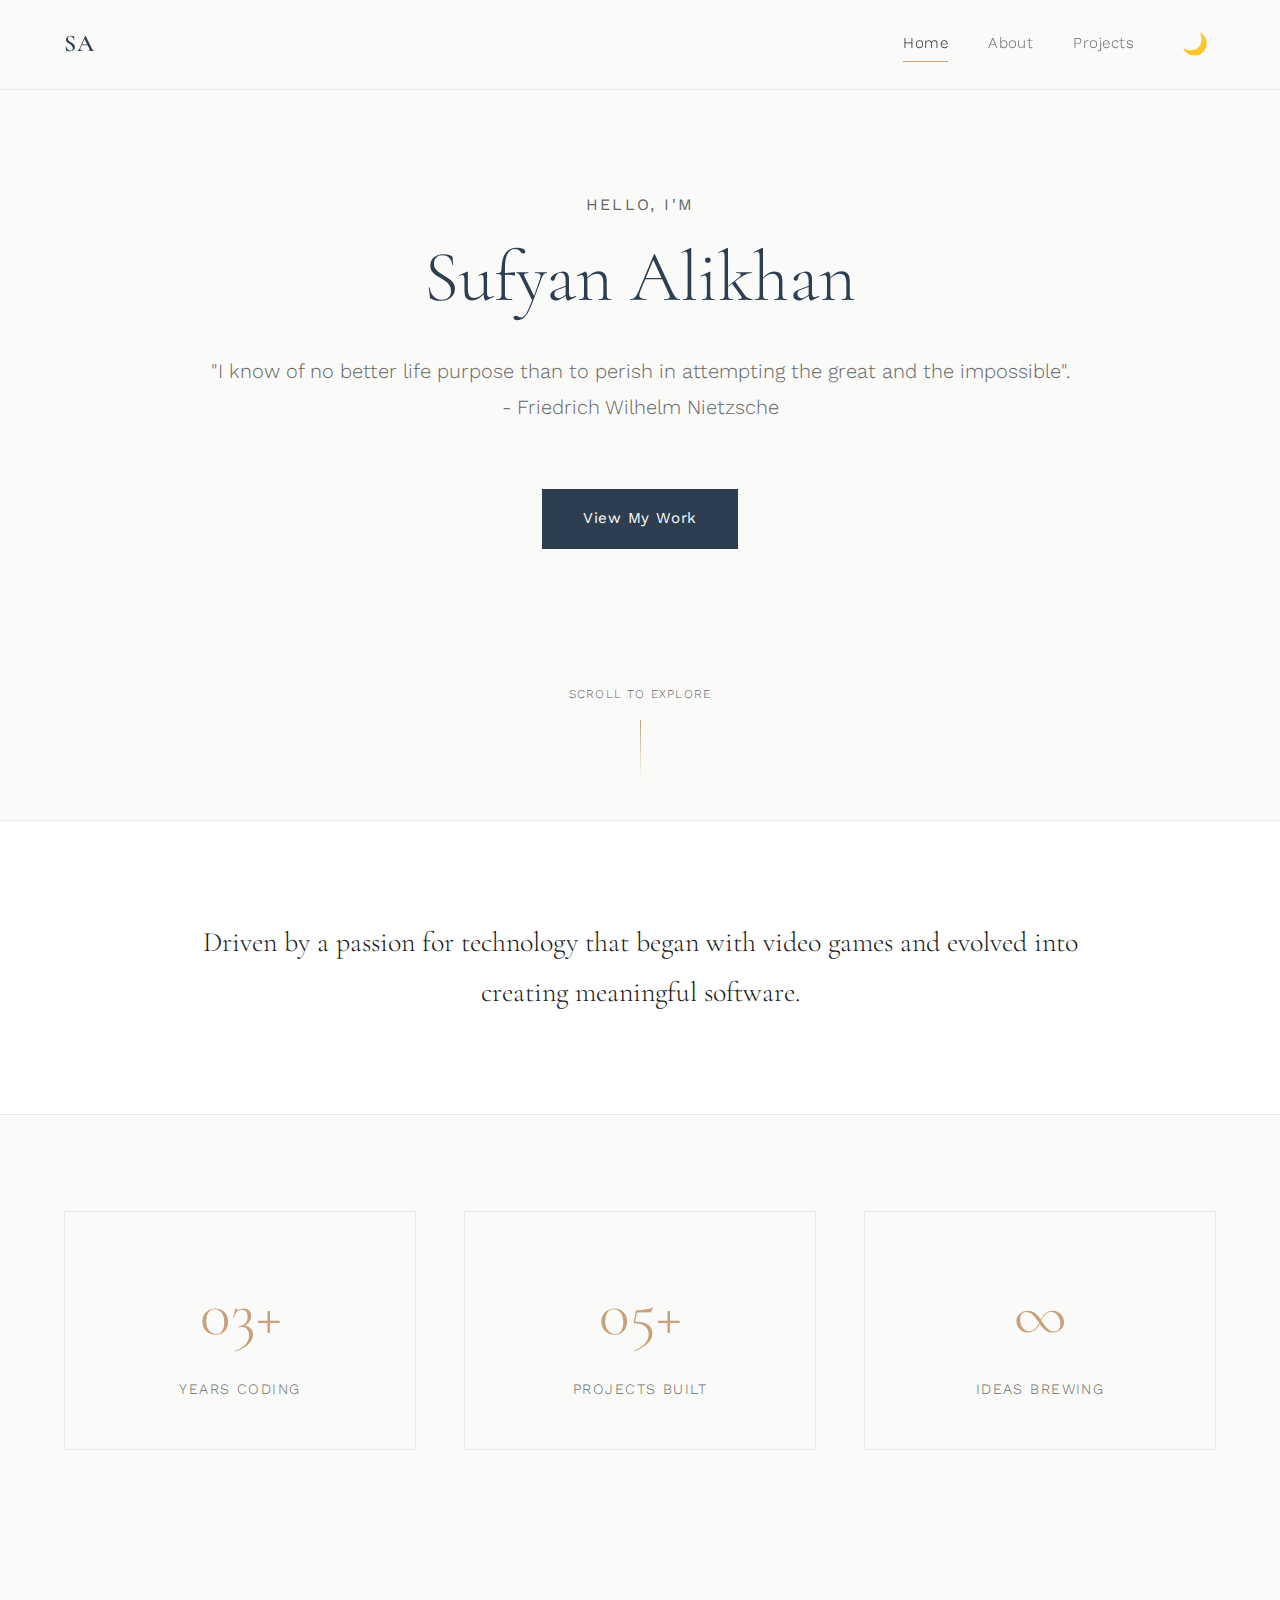
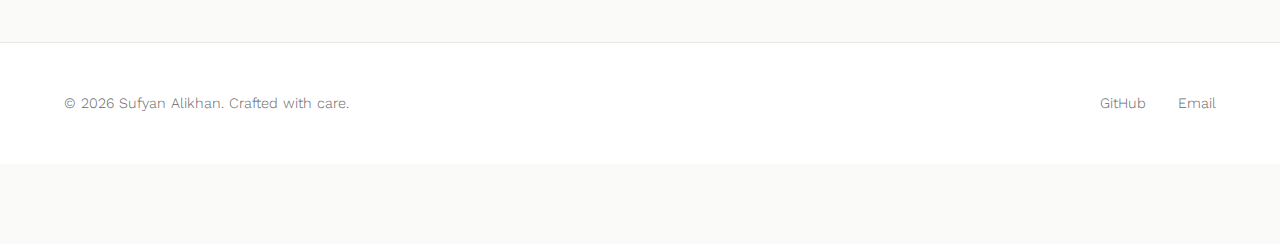
<file: index.html>
<!DOCTYPE html>
<html lang="en">
<head>
  <meta charset="UTF-8">
  <meta name="viewport" content="width=device-width, initial-scale=1.0">
  <meta name="description" content="Sufyan Alikhan - Computer Science student and developer passionate about creating meaningful technology.">
  <title>Sufyan Alikhan - Developer & Creator</title>
  <link rel="stylesheet" href="style.css">
  <link rel="preconnect" href="https://fonts.googleapis.com">
  <link rel="preconnect" href="https://fonts.gstatic.com" crossorigin>
  <link href="https://fonts.googleapis.com/css2?family=Cormorant+Garamond:wght@300;400;600&family=Work+Sans:wght@300;400;500&display=swap" rel="stylesheet">
</head>
<body>
  
  <nav class="navbar">
    <div class="nav-brand">SA</div>
    <div class="nav-links">
      <a href="index.html" class="active">Home</a>
      <a href="aboutme.html">About</a>
      <a href="projects.html">Projects</a>
      <button 
        id="theme-toggle" 
        class="theme-toggle" 
        onclick="toggleDarkMode()"
        aria-label="Toggle dark mode"
        title="Toggle dark mode">
        🌙
      </button>
    </div>
  </nav>

  <main class="hero">
    <div class="hero-content">
      <h1 class="hero-title">
        <span class="greeting">Hello, I'm</span>
        <span class="name">Sufyan Alikhan</span>
      </h1>
      <p class="hero-subtitle">
          "I know of no better life purpose than to perish in attempting the great and the impossible".<br>
          - Friedrich Wilhelm Nietzsche 
      </p>
      <div class="hero-cta">
        <a href="projects.html" class="btn-primary">View My Work</a>
      </div>
    </div>
    
    <div class="scroll-indicator">
      <span>Scroll to explore</span>
      <div class="scroll-line"></div>
    </div>
  </main>

  <section class="intro-section">
    <div class="container">
      <p class="intro-text">
        Driven by a passion for technology that began with video games and evolved into 
        creating meaningful software. 
      </p>
    </div>
  </section>

  <section class="highlights">
    <div class="container">
      <div class="highlight-card">
        <div class="highlight-number">03+</div>
        <div class="highlight-label">Years Coding</div>
      </div>
      <div class="highlight-card">
        <div class="highlight-number">05+</div>
        <div class="highlight-label">Projects Built</div>
      </div>
      <div class="highlight-card">
        <div class="highlight-number">∞</div>
        <div class="highlight-label">Ideas Brewing</div>
      </div>
    </div>
  </section>

  <footer class="footer">
    <div class="footer-content">
      <p>&copy; 2026 Sufyan Alikhan. Crafted with care.</p>
      <div class="footer-links">
        <a href="https://github.com/sufyan0602" target="_blank" rel="noopener">GitHub</a>
        <a href="mailto:sufyannalikhan@gmail.com">Email</a>
      </div>
    </div>
  </footer>

  <script src="darkmode.js"></script>
</body>
</html>
</file>
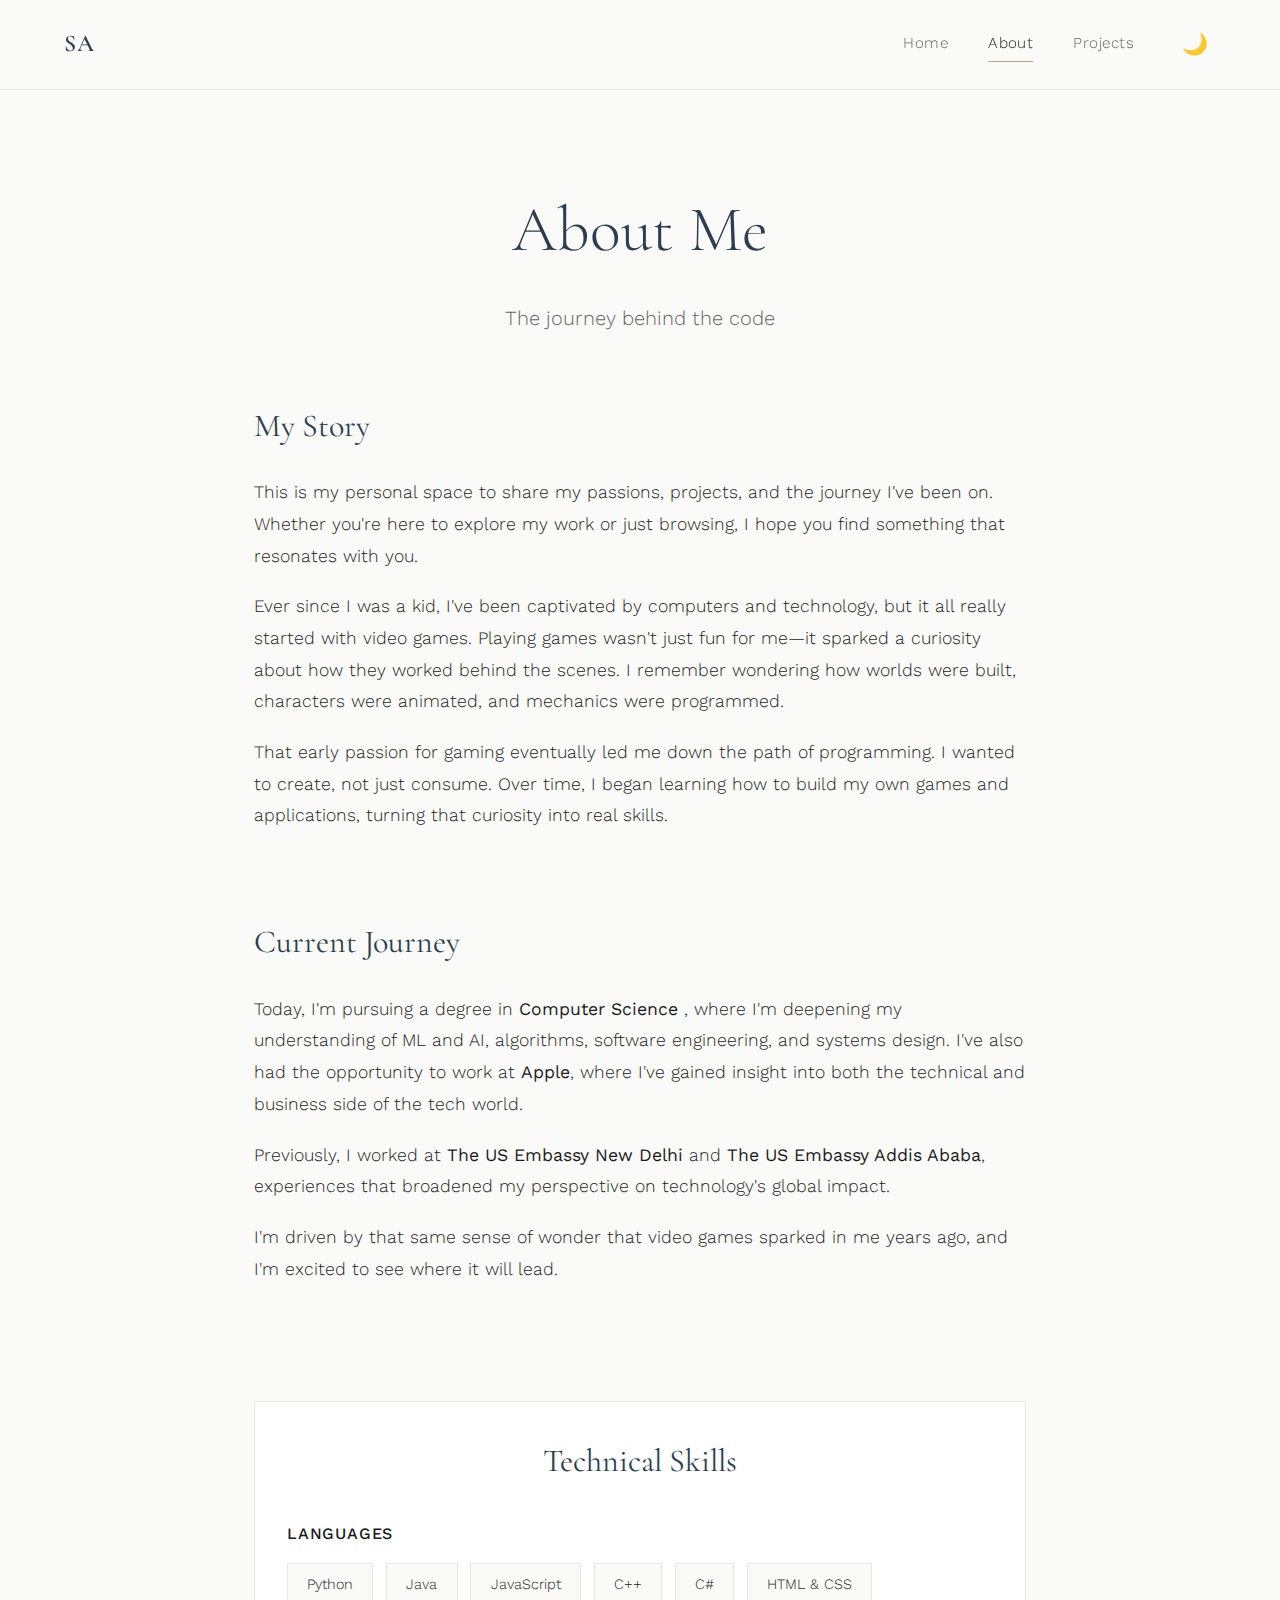
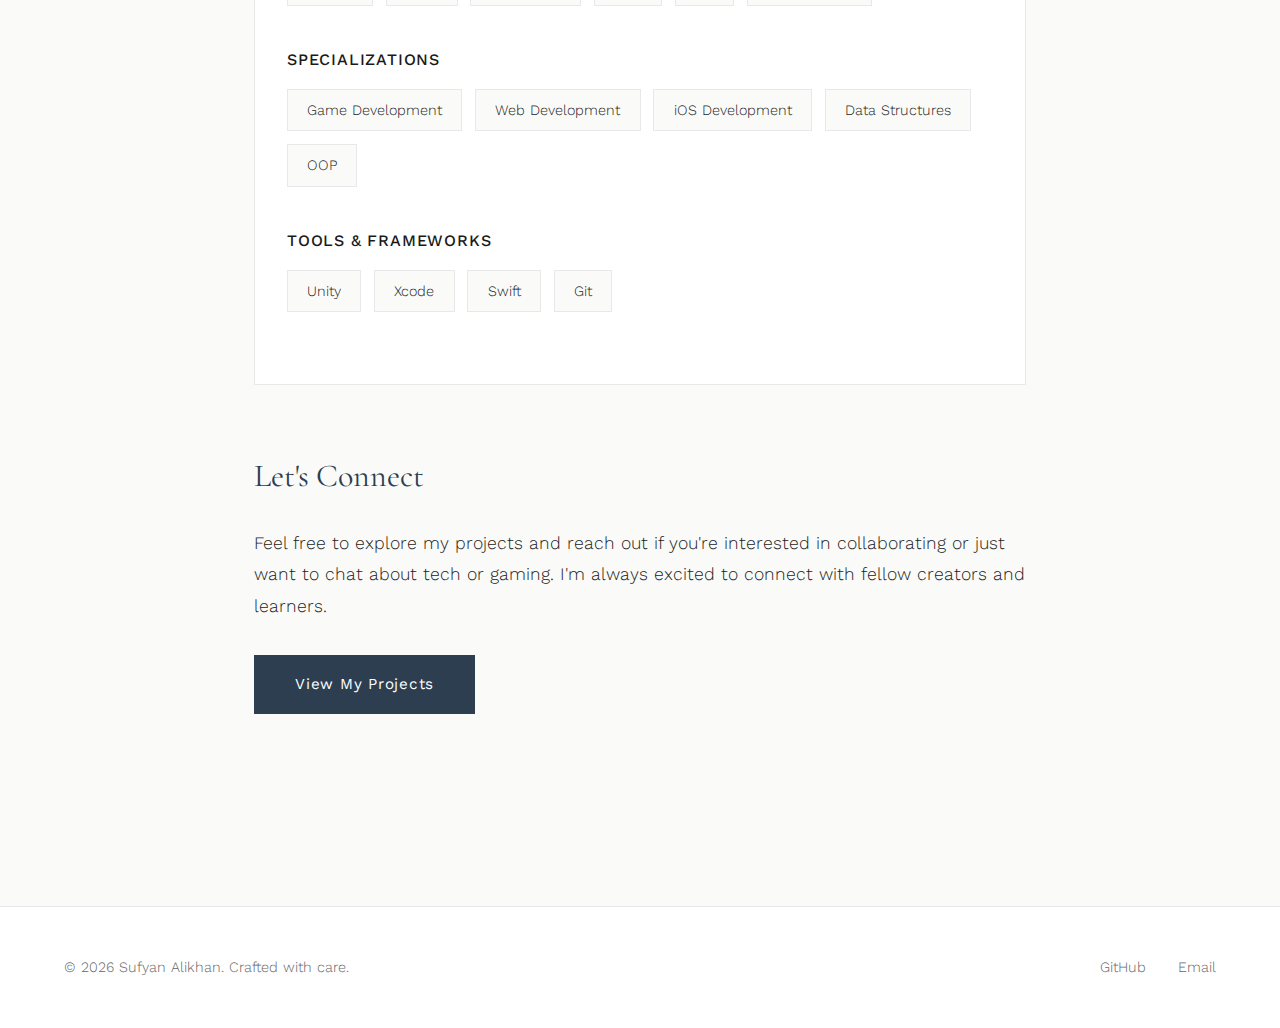
<file: aboutme.html>
<!DOCTYPE html>
<html lang="en">
<head>
  <meta charset="UTF-8">
  <meta name="viewport" content="width=device-width, initial-scale=1.0">
  <meta name="description" content="Learn more about Sufyan Alikhan - his journey, skills, and passion for technology.">
  <title>About - Sufyan Alikhan</title>
  <link rel="stylesheet" href="style.css">
  <link rel="preconnect" href="https://fonts.googleapis.com">
  <link rel="preconnect" href="https://fonts.gstatic.com" crossorigin>
  <link href="https://fonts.googleapis.com/css2?family=Cormorant+Garamond:wght@300;400;600&family=Work+Sans:wght@300;400;500&display=swap" rel="stylesheet">
</head>
<body>
  
  <nav class="navbar">
    <div class="nav-brand">SA</div>
    <div class="nav-links">
      <a href="index.html">Home</a>
      <a href="aboutme.html" class="active">About</a>
      <a href="projects.html">Projects</a>
      <button 
        id="theme-toggle" 
        class="theme-toggle" 
        onclick="toggleDarkMode()"
        aria-label="Toggle dark mode"
        title="Toggle dark mode">
        🌙
      </button>
    </div>
  </nav>

  <main class="page-content">
    <div class="page-header">
      <h1 class="page-title">About Me</h1>
      <p class="page-subtitle">The journey behind the code</p>
    </div>

    <section class="about-content">
      <div class="about-text">
        <div class="story-section">
          <h2>My Story</h2>
          <p>
            This is my personal space to share my passions, projects, and the journey I've been on. 
            Whether you're here to explore my work or just browsing, I hope you find something that 
            resonates with you.
          </p>
          <p>
            Ever since I was a kid, I've been captivated by computers and technology, but it all really 
            started with video games. Playing games wasn't just fun for me—it sparked a curiosity about 
            how they worked behind the scenes. I remember wondering how worlds were built, characters 
            were animated, and mechanics were programmed.
          </p>
          <p>
            That early passion for gaming eventually led me down the path of programming. I wanted to 
            create, not just consume. Over time, I began learning how to build my own games and applications, 
            turning that curiosity into real skills.
          </p>
        </div>

        <div class="story-section">
          <h2>Current Journey</h2>
          <p>
            Today, I'm pursuing a degree in <strong>Computer Science </strong>, where I'm deepening 
            my understanding of ML and AI, algorithms, software engineering, and systems design. I've also had the 
            opportunity to work at <strong>Apple</strong>, where I've gained insight into both 
            the technical and business side of the tech world.
          </p>
          <p>
            Previously, I worked at <strong>The US Embassy New Delhi</strong> and <strong>The US Embassy 
            Addis Ababa</strong>, experiences that broadened my perspective on technology's global impact.
          </p>
          <p>
            I'm driven by that same sense of wonder that video games sparked in me years ago, and I'm 
            excited to see where it will lead.
          </p>
        </div>

        <div class="skills-section">
          <h2>Technical Skills</h2>
          
          <div class="skill-category">
            <h3>Languages</h3>
            <div class="skill-tags">
              <span class="skill-tag">Python</span>
              <span class="skill-tag">Java</span>
              <span class="skill-tag">JavaScript</span>
              <span class="skill-tag">C++</span>
              <span class="skill-tag">C#</span>
              <span class="skill-tag">HTML & CSS</span>
            </div>
          </div>

          <div class="skill-category">
            <h3>Specializations</h3>
            <div class="skill-tags">
              <span class="skill-tag">Game Development</span>
              <span class="skill-tag">Web Development</span>
              <span class="skill-tag">iOS Development</span>
              <span class="skill-tag">Data Structures</span>
              <span class="skill-tag">OOP</span>
            </div>
          </div>

          <div class="skill-category">
            <h3>Tools & Frameworks</h3>
            <div class="skill-tags">
              <span class="skill-tag">Unity</span>
              <span class="skill-tag">Xcode</span>
              <span class="skill-tag">Swift</span>
              <span class="skill-tag">Git</span>
            </div>
          </div>
        </div>

        <div class="story-section">
          <h2>Let's Connect</h2>
          <p>
            Feel free to explore my projects and reach out if you're interested in collaborating or just 
            want to chat about tech or gaming. I'm always excited to connect with fellow creators and learners.
          </p>
          <div class="cta-buttons">
            <a href="projects.html" class="btn-primary">View My Projects</a>
          </div>
        </div>
      </div>
    </section>
  </main>

  <footer class="footer">
    <div class="footer-content">
      <p>&copy; 2026 Sufyan Alikhan. Crafted with care.</p>
      <div class="footer-links">
        <a href="https://github.com/sufyan0602" target="_blank" rel="noopener">GitHub</a>
        <a href="mailto:sufyannalikhan@gmail.com">Email</a>
      </div>
    </div>
  </footer>

  <script src="darkmode.js"></script>
</body>
</html>
</file>
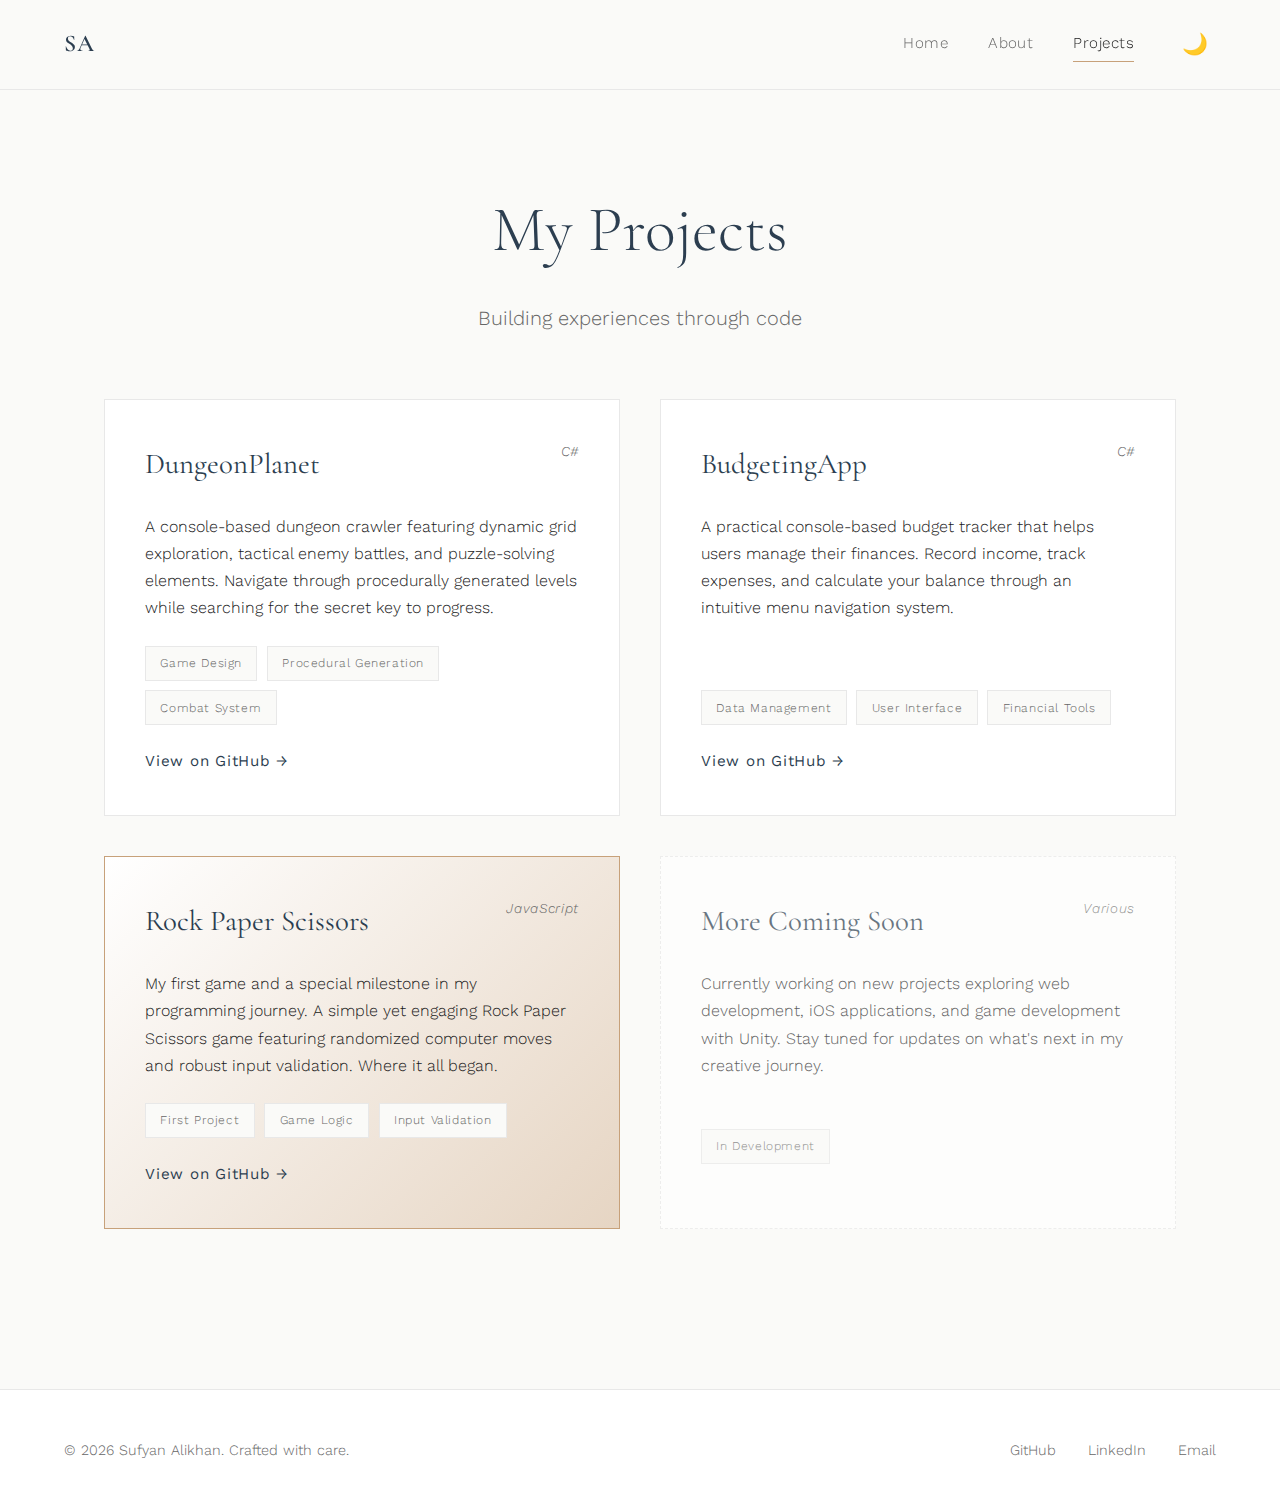
<file: projects.html>
<!DOCTYPE html>
<html lang="en">
<head>
  <meta charset="UTF-8">
  <meta name="viewport" content="width=device-width, initial-scale=1.0">
  <meta name="description" content="Explore Sufyan Alikhan's portfolio of projects in game development, web applications, and more.">
  <title>Projects - Sufyan Alikhan</title>
  <link rel="stylesheet" href="style.css">
  <link rel="preconnect" href="https://fonts.googleapis.com">
  <link rel="preconnect" href="https://fonts.gstatic.com" crossorigin>
  <link href="https://fonts.googleapis.com/css2?family=Cormorant+Garamond:wght@300;400;600&family=Work+Sans:wght@300;400;500&display=swap" rel="stylesheet">
</head>
<body>
  
  <nav class="navbar">
    <div class="nav-brand">SA</div>
    <div class="nav-links">
      <a href="index.html">Home</a>
      <a href="aboutme.html">About</a>
      <a href="projects.html" class="active">Projects</a>
      <button 
        id="theme-toggle" 
        class="theme-toggle" 
        onclick="toggleDarkMode()"
        aria-label="Toggle dark mode"
        title="Toggle dark mode">
        🌙
      </button>
    </div>
  </nav>

  <main class="page-content">
    <div class="page-header">
      <h1 class="page-title">My Projects</h1>
      <p class="page-subtitle">Building experiences through code</p>
    </div>

    <section class="projects-grid">
      
      <article class="project-card">
        <div class="project-header">
          <h3 class="project-title">DungeonPlanet</h3>
          <span class="project-tech">C#</span>
        </div>
        <p class="project-description">
          A console-based dungeon crawler featuring dynamic grid exploration, tactical enemy battles, 
          and puzzle-solving elements. Navigate through procedurally generated levels while searching 
          for the secret key to progress.
        </p>
        <div class="project-features">
          <span class="feature-tag">Game Design</span>
          <span class="feature-tag">Procedural Generation</span>
          <span class="feature-tag">Combat System</span>
        </div>
        <a href="https://github.com/sufyan0602/DungeonPlanet" target="_blank" rel="noopener" class="project-link">
          View on GitHub →
        </a>
      </article>

      <article class="project-card">
        <div class="project-header">
          <h3 class="project-title">BudgetingApp</h3>
          <span class="project-tech">C#</span>
        </div>
        <p class="project-description">
          A practical console-based budget tracker that helps users manage their finances. Record income, 
          track expenses, and calculate your balance through an intuitive menu navigation system.
        </p>
        <div class="project-features">
          <span class="feature-tag">Data Management</span>
          <span class="feature-tag">User Interface</span>
          <span class="feature-tag">Financial Tools</span>
        </div>
        <a href="https://github.com/sufyan0602/BudgetingApp" target="_blank" rel="noopener" class="project-link">
          View on GitHub →
        </a>
      </article>

      <article class="project-card featured">
        <div class="project-header">
          <h3 class="project-title">Rock Paper Scissors</h3>
          <span class="project-tech">JavaScript</span>
        </div>
        <p class="project-description">
          My first game and a special milestone in my programming journey. A simple yet engaging 
          Rock Paper Scissors game featuring randomized computer moves and robust input validation. 
          Where it all began.
        </p>
        <div class="project-features">
          <span class="feature-tag">First Project</span>
          <span class="feature-tag">Game Logic</span>
          <span class="feature-tag">Input Validation</span>
        </div>
        <a href="https://github.com/sufyan0602/Rock-Paper-Scissors" target="_blank" rel="noopener" class="project-link">
          View on GitHub →
        </a>
      </article>

      <article class="project-card coming-soon">
        <div class="project-header">
          <h3 class="project-title">More Coming Soon</h3>
          <span class="project-tech">Various</span>
        </div>
        <p class="project-description">
          Currently working on new projects exploring web development, iOS applications, and game 
          development with Unity. Stay tuned for updates on what's next in my creative journey.
        </p>
        <div class="project-features">
          <span class="feature-tag">In Development</span>
        </div>
      </article>

    </section>
  </main>

  <footer class="footer">
    <div class="footer-content">
      <p>&copy; 2026 Sufyan Alikhan. Crafted with care.</p>
      <div class="footer-links">
        <a href="https://github.com/sufyan0602" target="_blank" rel="noopener">GitHub</a>
        <a href="#" target="_blank" rel="noopener">LinkedIn</a>
        <a href="mailto:sufyannalikhan@gmail.com">Email</a>
      </div>
    </div>
  </footer>

  <script src="darkmode.js"></script>
</body>
</html>
</file>
<file: style.css>
/* ==========================================
   CSS VARIABLES & ROOT SETTINGS
   ========================================== */
:root {
  /* Color Palette - Refined & Sophisticated */
  --color-primary: #2c3e50;
  --color-secondary: #34495e;
  --color-accent: #c7a17a;
  --color-accent-light: #e6d5c3;
  --color-text: #1a1a1a;
  --color-text-light: #666;
  --color-background: #fafaf8;
  --color-surface: #ffffff;
  --color-border: #e8e8e8;
  
  /* Typography */
  --font-display: 'Cormorant Garamond', serif;
  --font-body: 'Work Sans', sans-serif;
  
  /* Spacing */
  --spacing-xs: 0.5rem;
  --spacing-sm: 1rem;
  --spacing-md: 2rem;
  --spacing-lg: 4rem;
  --spacing-xl: 6rem;
  
  /* Transitions */
  --transition-smooth: all 0.4s cubic-bezier(0.4, 0, 0.2, 1);
  --transition-fast: all 0.2s ease;
}

/* ==========================================
   DARK MODE THEME
   ========================================== */
[data-theme="dark"] {
  --color-primary: #e8e8e8;
  --color-secondary: #b8b8b8;
  --color-accent: #d4b896;
  --color-accent-light: #3a3428;
  --color-text: #e8e8e8;
  --color-text-light: #a8a8a8;
  --color-background: #0f0f0f;
  --color-surface: #1a1a1a;
  --color-border: #2a2a2a;
}

[data-theme="dark"] .navbar {
  background-color: rgba(15, 15, 15, 0.95);
}

[data-theme="dark"] ::selection {
  background-color: var(--color-accent);
  color: #0f0f0f;
}

[data-theme="dark"] .project-card.featured {
  background: linear-gradient(135deg, var(--color-surface) 0%, var(--color-accent-light) 100%);
}

[data-theme="dark"] .scroll-line {
  background: linear-gradient(to bottom, var(--color-accent), transparent);
}

/* ==========================================
   GLOBAL RESET & BASE STYLES
   ========================================== */
* {
  margin: 0;
  padding: 0;
  box-sizing: border-box;
}

html {
  scroll-behavior: smooth;
  font-size: 16px;
}

body {
  font-family: var(--font-body);
  background-color: var(--color-background);
  color: var(--color-text);
  line-height: 1.7;
  font-weight: 300;
  overflow-x: hidden;
  transition: background-color 0.3s ease, color 0.3s ease;
}

::selection {
  background-color: var(--color-accent);
  color: white;
}

/* ==========================================
   DARK MODE TOGGLE BUTTON
   ========================================== */
.theme-toggle {
  background: none;
  border: none;
  font-size: 1.3rem;
  cursor: pointer;
  padding: 0.5rem;
  transition: var(--transition-fast);
  display: flex;
  align-items: center;
  justify-content: center;
  color: var(--color-text);
}

.theme-toggle:hover {
  transform: scale(1.1) rotate(15deg);
}

.theme-toggle:active {
  transform: scale(0.95);
}

/* ==========================================
   NAVIGATION
   ========================================== */
.navbar {
  position: fixed;
  top: 0;
  left: 0;
  right: 0;
  display: flex;
  justify-content: space-between;
  align-items: center;
  padding: 1.5rem 5%;
  background-color: rgba(250, 250, 248, 0.95);
  backdrop-filter: blur(10px);
  border-bottom: 1px solid var(--color-border);
  z-index: 1000;
  animation: slideDown 0.6s ease;
  transition: background-color 0.3s ease;
}

@keyframes slideDown {
  from {
    transform: translateY(-100%);
    opacity: 0;
  }
  to {
    transform: translateY(0);
    opacity: 1;
  }
}

.nav-brand {
  font-family: var(--font-display);
  font-size: 1.5rem;
  font-weight: 600;
  color: var(--color-primary);
  letter-spacing: 0.05em;
}

.nav-links {
  display: flex;
  gap: 2.5rem;
  align-items: center;
}

.nav-links a {
  font-size: 0.95rem;
  color: var(--color-text-light);
  text-decoration: none;
  position: relative;
  transition: var(--transition-fast);
  letter-spacing: 0.03em;
}

.nav-links a::after {
  content: '';
  position: absolute;
  bottom: -5px;
  left: 0;
  width: 0;
  height: 1px;
  background-color: var(--color-accent);
  transition: width 0.3s ease;
}

.nav-links a:hover,
.nav-links a.active {
  color: var(--color-text);
}

.nav-links a:hover::after,
.nav-links a.active::after {
  width: 100%;
}

/* ==========================================
   HERO SECTION
   ========================================== */
.hero {
  min-height: 100vh;
  display: flex;
  flex-direction: column;
  justify-content: center;
  align-items: center;
  padding: 0 5%;
  position: relative;
  margin-top: -80px;
}

.hero-content {
  text-align: center;
  max-width: 900px;
  animation: fadeInUp 0.8s ease 0.2s both;
}

@keyframes fadeInUp {
  from {
    opacity: 0;
    transform: translateY(30px);
  }
  to {
    opacity: 1;
    transform: translateY(0);
  }
}

.hero-title {
  margin-bottom: var(--spacing-md);
}

.greeting {
  display: block;
  font-family: var(--font-body);
  font-size: 1rem;
  font-weight: 400;
  color: var(--color-text-light);
  letter-spacing: 0.15em;
  text-transform: uppercase;
  margin-bottom: 1rem;
  animation: fadeInUp 0.8s ease 0.4s both;
}

.name {
  display: block;
  font-family: var(--font-display);
  font-size: 4.5rem;
  font-weight: 300;
  color: var(--color-primary);
  line-height: 1.2;
  animation: fadeInUp 0.8s ease 0.6s both;
}

.hero-subtitle {
  font-size: 1.25rem;
  color: var(--color-text-light);
  margin-bottom: var(--spacing-lg);
  font-weight: 300;
  line-height: 1.8;
  animation: fadeInUp 0.8s ease 0.8s both;
}

.hero-cta {
  display: flex;
  gap: 1.5rem;
  justify-content: center;
  animation: fadeInUp 0.8s ease 1s both;
}

/* ==========================================
   BUTTONS
   ========================================== */
.btn-primary,
.btn-secondary {
  display: inline-block;
  padding: 1rem 2.5rem;
  font-family: var(--font-body);
  font-size: 0.95rem;
  font-weight: 400;
  text-decoration: none;
  letter-spacing: 0.05em;
  border-radius: 0;
  transition: var(--transition-smooth);
  cursor: pointer;
  border: 1px solid;
}

.btn-primary {
  background-color: var(--color-primary);
  color: white;
  border-color: var(--color-primary);
}

.btn-primary:hover {
  background-color: transparent;
  color: var(--color-primary);
  transform: translateY(-2px);
}

.btn-secondary {
  background-color: transparent;
  color: var(--color-primary);
  border-color: var(--color-primary);
}

.btn-secondary:hover {
  background-color: var(--color-primary);
  color: white;
  transform: translateY(-2px);
}

/* ==========================================
   SCROLL INDICATOR
   ========================================== */
.scroll-indicator {
  position: absolute;
  bottom: 40px;
  display: flex;
  flex-direction: column;
  align-items: center;
  gap: 1rem;
  animation: fadeInUp 0.8s ease 1.2s both;
}

.scroll-indicator span {
  font-size: 0.75rem;
  letter-spacing: 0.1em;
  text-transform: uppercase;
  color: var(--color-text-light);
}

.scroll-line {
  width: 1px;
  height: 60px;
  background: linear-gradient(to bottom, var(--color-accent), transparent);
  animation: scrollPulse 2s ease-in-out infinite;
}

@keyframes scrollPulse {
  0%, 100% {
    opacity: 0.3;
    transform: translateY(0);
  }
  50% {
    opacity: 1;
    transform: translateY(10px);
  }
}

/* ==========================================
   INTRO SECTION
   ========================================== */
.intro-section {
  padding: var(--spacing-xl) 5%;
  background-color: var(--color-surface);
  border-top: 1px solid var(--color-border);
  border-bottom: 1px solid var(--color-border);
  transition: background-color 0.3s ease;
}

.container {
  max-width: 1200px;
  margin: 0 auto;
}

.intro-text {
  font-family: var(--font-display);
  font-size: 1.75rem;
  text-align: center;
  color: var(--color-text);
  line-height: 1.8;
  font-weight: 300;
  max-width: 900px;
  margin: 0 auto;
}

/* ==========================================
   HIGHLIGHTS SECTION
   ========================================== */
.highlights {
  padding: var(--spacing-xl) 5%;
}

.highlights .container {
  display: grid;
  grid-template-columns: repeat(auto-fit, minmax(250px, 1fr));
  gap: 3rem;
}

.highlight-card {
  text-align: center;
  padding: 3rem 2rem;
  border: 1px solid var(--color-border);
  transition: var(--transition-smooth);
}

.highlight-card:hover {
  border-color: var(--color-accent);
  transform: translateY(-5px);
}

.highlight-number {
  font-family: var(--font-display);
  font-size: 4rem;
  color: var(--color-accent);
  font-weight: 300;
  margin-bottom: 0.5rem;
}

.highlight-label {
  font-size: 0.9rem;
  color: var(--color-text-light);
  letter-spacing: 0.1em;
  text-transform: uppercase;
}

/* ==========================================
   PAGE CONTENT LAYOUT
   ========================================== */
.page-content {
  padding-top: 80px;
  min-height: 100vh;
}

.page-header {
  text-align: center;
  padding: var(--spacing-xl) 5% var(--spacing-lg);
  animation: fadeInUp 0.8s ease;
}

.page-title {
  font-family: var(--font-display);
  font-size: 4rem;
  font-weight: 300;
  color: var(--color-primary);
  margin-bottom: 1rem;
}

.page-subtitle {
  font-size: 1.25rem;
  color: var(--color-text-light);
  font-weight: 300;
}

/* ==========================================
   ABOUT PAGE
   ========================================== */
.about-content {
  max-width: 900px;
  margin: 0 auto;
  padding: 0 5% var(--spacing-xl);
}

.about-text {
  display: flex;
  flex-direction: column;
  gap: var(--spacing-lg);
}

.story-section {
  animation: fadeInUp 0.8s ease;
}

.story-section h2 {
  font-family: var(--font-display);
  font-size: 2rem;
  font-weight: 400;
  color: var(--color-primary);
  margin-bottom: 1.5rem;
}

.story-section p {
  font-size: 1.1rem;
  line-height: 1.8;
  color: var(--color-text);
  margin-bottom: 1.2rem;
}

.cta-buttons {
  display: flex;
  gap: 1.5rem;
  margin-top: 2rem;
}

/* ==========================================
   SKILLS SECTION
   ========================================== */
.skills-section {
  margin-top: var(--spacing-md);
  padding: var(--spacing-md);
  background-color: var(--color-surface);
  border: 1px solid var(--color-border);
  transition: background-color 0.3s ease;
}

.skills-section h2 {
  font-family: var(--font-display);
  font-size: 2rem;
  font-weight: 400;
  color: var(--color-primary);
  margin-bottom: 2rem;
  text-align: center;
}

.skill-category {
  margin-bottom: 2.5rem;
}

.skill-category h3 {
  font-family: var(--font-body);
  font-size: 1rem;
  font-weight: 500;
  color: var(--color-text);
  letter-spacing: 0.05em;
  margin-bottom: 1rem;
  text-transform: uppercase;
}

.skill-tags {
  display: flex;
  flex-wrap: wrap;
  gap: 0.8rem;
}

.skill-tag {
  padding: 0.5rem 1.2rem;
  font-size: 0.9rem;
  background-color: var(--color-background);
  color: var(--color-text);
  border: 1px solid var(--color-border);
  transition: var(--transition-fast);
}

.skill-tag:hover {
  background-color: var(--color-accent-light);
  border-color: var(--color-accent);
}

/* ==========================================
   PROJECTS PAGE
   ========================================== */
.projects-grid {
  max-width: 1200px;
  margin: 0 auto;
  padding: 0 5% var(--spacing-lg);
  display: grid;
  grid-template-columns: repeat(auto-fill, minmax(350px, 1fr));
  gap: 2.5rem;
}

.project-card {
  padding: 2.5rem;
  background-color: var(--color-surface);
  border: 1px solid var(--color-border);
  transition: var(--transition-smooth);
  display: flex;
  flex-direction: column;
  animation: fadeInUp 0.8s ease;
}

.project-card:hover {
  transform: translateY(-8px);
  border-color: var(--color-accent);
  box-shadow: 0 20px 40px rgba(0, 0, 0, 0.08);
}

[data-theme="dark"] .project-card:hover {
  box-shadow: 0 20px 40px rgba(0, 0, 0, 0.3);
}

.project-card.featured {
  border-color: var(--color-accent);
  background: linear-gradient(135deg, var(--color-surface) 0%, var(--color-accent-light) 100%);
}

.project-card.coming-soon {
  opacity: 0.7;
  border-style: dashed;
}

.project-header {
  display: flex;
  justify-content: space-between;
  align-items: flex-start;
  margin-bottom: 1.5rem;
}

.project-title {
  font-family: var(--font-display);
  font-size: 1.8rem;
  font-weight: 400;
  color: var(--color-primary);
}

.project-tech {
  font-size: 0.85rem;
  color: var(--color-text-light);
  font-style: italic;
  letter-spacing: 0.05em;
}

.project-description {
  font-size: 1rem;
  line-height: 1.7;
  color: var(--color-text);
  margin-bottom: 1.5rem;
  flex-grow: 1;
}

.project-features {
  display: flex;
  flex-wrap: wrap;
  gap: 0.6rem;
  margin-bottom: 1.5rem;
}

.feature-tag {
  padding: 0.4rem 0.9rem;
  font-size: 0.75rem;
  background-color: var(--color-background);
  color: var(--color-text-light);
  border: 1px solid var(--color-border);
  letter-spacing: 0.05em;
}

.project-link {
  display: inline-block;
  font-size: 0.95rem;
  color: var(--color-primary);
  text-decoration: none;
  font-weight: 400;
  transition: var(--transition-fast);
  letter-spacing: 0.05em;
}

.project-link:hover {
  color: var(--color-accent);
  transform: translateX(5px);
}

.project-cta {
  max-width: 700px;
  margin: var(--spacing-lg) auto;
  padding: var(--spacing-lg);
  text-align: center;
  background-color: var(--color-surface);
  border: 1px solid var(--color-border);
}

.project-cta h2 {
  font-family: var(--font-display);
  font-size: 2.5rem;
  font-weight: 300;
  color: var(--color-primary);
  margin-bottom: 1rem;
}

.project-cta p {
  font-size: 1.1rem;
  color: var(--color-text-light);
  margin-bottom: 2rem;
}

/* ==========================================
   CONTACT PAGE
   ========================================== */
.contact-section {
  padding: 0 5% var(--spacing-xl);
}

.contact-container {
  max-width: 1200px;
  margin: 0 auto;
  display: grid;
  grid-template-columns: 1fr 1.2fr;
  gap: 4rem;
}

.contact-info h2 {
  font-family: var(--font-display);
  font-size: 2rem;
  font-weight: 400;
  color: var(--color-primary);
  margin-bottom: 1.5rem;
}

.contact-info p {
  font-size: 1.1rem;
  line-height: 1.8;
  color: var(--color-text);
  margin-bottom: 2rem;
}

.contact-methods {
  display: flex;
  flex-direction: column;
  gap: 2rem;
  margin-bottom: 3rem;
}

.contact-method {
  display: flex;
  gap: 1.5rem;
  align-items: flex-start;
}

.method-icon {
  font-size: 2rem;
}

.method-details h3 {
  font-family: var(--font-body);
  font-size: 1rem;
  font-weight: 500;
  color: var(--color-text);
  margin-bottom: 0.3rem;
}

.method-details a {
  color: var(--color-text-light);
  text-decoration: none;
  transition: var(--transition-fast);
}

.method-details a:hover {
  color: var(--color-accent);
}

.availability {
  padding: 1.5rem;
  background-color: var(--color-accent-light);
  border-left: 3px solid var(--color-accent);
}

.availability p {
  margin: 0;
  font-size: 0.95rem;
}

/* ==========================================
   CONTACT FORM
   ========================================== */
.contact-form-wrapper {
  background-color: var(--color-surface);
  padding: 3rem;
  border: 1px solid var(--color-border);
  transition: background-color 0.3s ease;
}

.contact-form {
  display: flex;
  flex-direction: column;
  gap: 1.8rem;
}

.form-group {
  display: flex;
  flex-direction: column;
  gap: 0.5rem;
}

.form-group label {
  font-size: 0.9rem;
  font-weight: 400;
  color: var(--color-text);
  letter-spacing: 0.05em;
}

.form-group input,
.form-group textarea {
  padding: 0.9rem 1.2rem;
  font-family: var(--font-body);
  font-size: 1rem;
  color: var(--color-text);
  background-color: var(--color-background);
  border: 1px solid var(--color-border);
  transition: var(--transition-fast);
}

.form-group input:focus,
.form-group textarea:focus {
  outline: none;
  border-color: var(--color-accent);
  background-color: white;
}

[data-theme="dark"] .form-group input:focus,
[data-theme="dark"] .form-group textarea:focus {
  background-color: var(--color-surface);
}

.form-group textarea {
  resize: vertical;
  min-height: 150px;
}

.contact-form button {
  align-self: flex-start;
  border: none;
  cursor: pointer;
}

.form-note {
  margin-top: 1rem;
  font-size: 0.85rem;
  color: var(--color-text-light);
  font-style: italic;
}

/* ==========================================
   FOOTER
   ========================================== */
.footer {
  background-color: var(--color-surface);
  border-top: 1px solid var(--color-border);
  padding: 3rem 5%;
  margin-top: var(--spacing-xl);
  transition: background-color 0.3s ease;
}

.footer-content {
  max-width: 1200px;
  margin: 0 auto;
  display: flex;
  justify-content: space-between;
  align-items: center;
}

.footer-content p {
  font-size: 0.9rem;
  color: var(--color-text-light);
}

.footer-links {
  display: flex;
  gap: 2rem;
}

.footer-links a {
  font-size: 0.9rem;
  color: var(--color-text-light);
  text-decoration: none;
  transition: var(--transition-fast);
}

.footer-links a:hover {
  color: var(--color-accent);
}

/* ==========================================
   RESPONSIVE DESIGN
   ========================================== */
@media (max-width: 968px) {
  .name {
    font-size: 3.5rem;
  }
  
  .hero-subtitle {
    font-size: 1.1rem;
  }
  
  .page-title {
    font-size: 3rem;
  }
  
  .contact-container {
    grid-template-columns: 1fr;
    gap: 3rem;
  }
  
  .projects-grid {
    grid-template-columns: 1fr;
  }
}

@media (max-width: 768px) {
  .nav-links {
    gap: 1.5rem;
  }
  
  .name {
    font-size: 2.5rem;
  }
  
  .hero-subtitle {
    font-size: 1rem;
  }
  
  .hero-cta {
    flex-direction: column;
    align-items: center;
  }
  
  .intro-text {
    font-size: 1.4rem;
  }
  
  .page-title {
    font-size: 2.5rem;
  }
  
  .highlights .container {
    grid-template-columns: 1fr;
  }
  
  .cta-buttons {
    flex-direction: column;
  }
  
  .contact-form-wrapper {
    padding: 2rem;
  }
  
  .footer-content {
    flex-direction: column;
    gap: 1.5rem;
    text-align: center;
  }
}

@media (max-width: 480px) {
  .navbar {
    padding: 1rem 5%;
  }
  
  .nav-links {
    gap: 1rem;
  }
  
  .nav-links a {
    font-size: 0.85rem;
  }
  
  .theme-toggle {
    font-size: 1.1rem;
  }
  
  .name {
    font-size: 2rem;
  }
  
  .greeting {
    font-size: 0.85rem;
  }
  
  .hero-subtitle {
    font-size: 0.95rem;
  }
  
  .btn-primary,
  .btn-secondary {
    padding: 0.8rem 2rem;
    font-size: 0.9rem;
  }
  
  .page-title {
    font-size: 2rem;
  }
  
  .intro-text {
    font-size: 1.2rem;
  }
}
</file>
